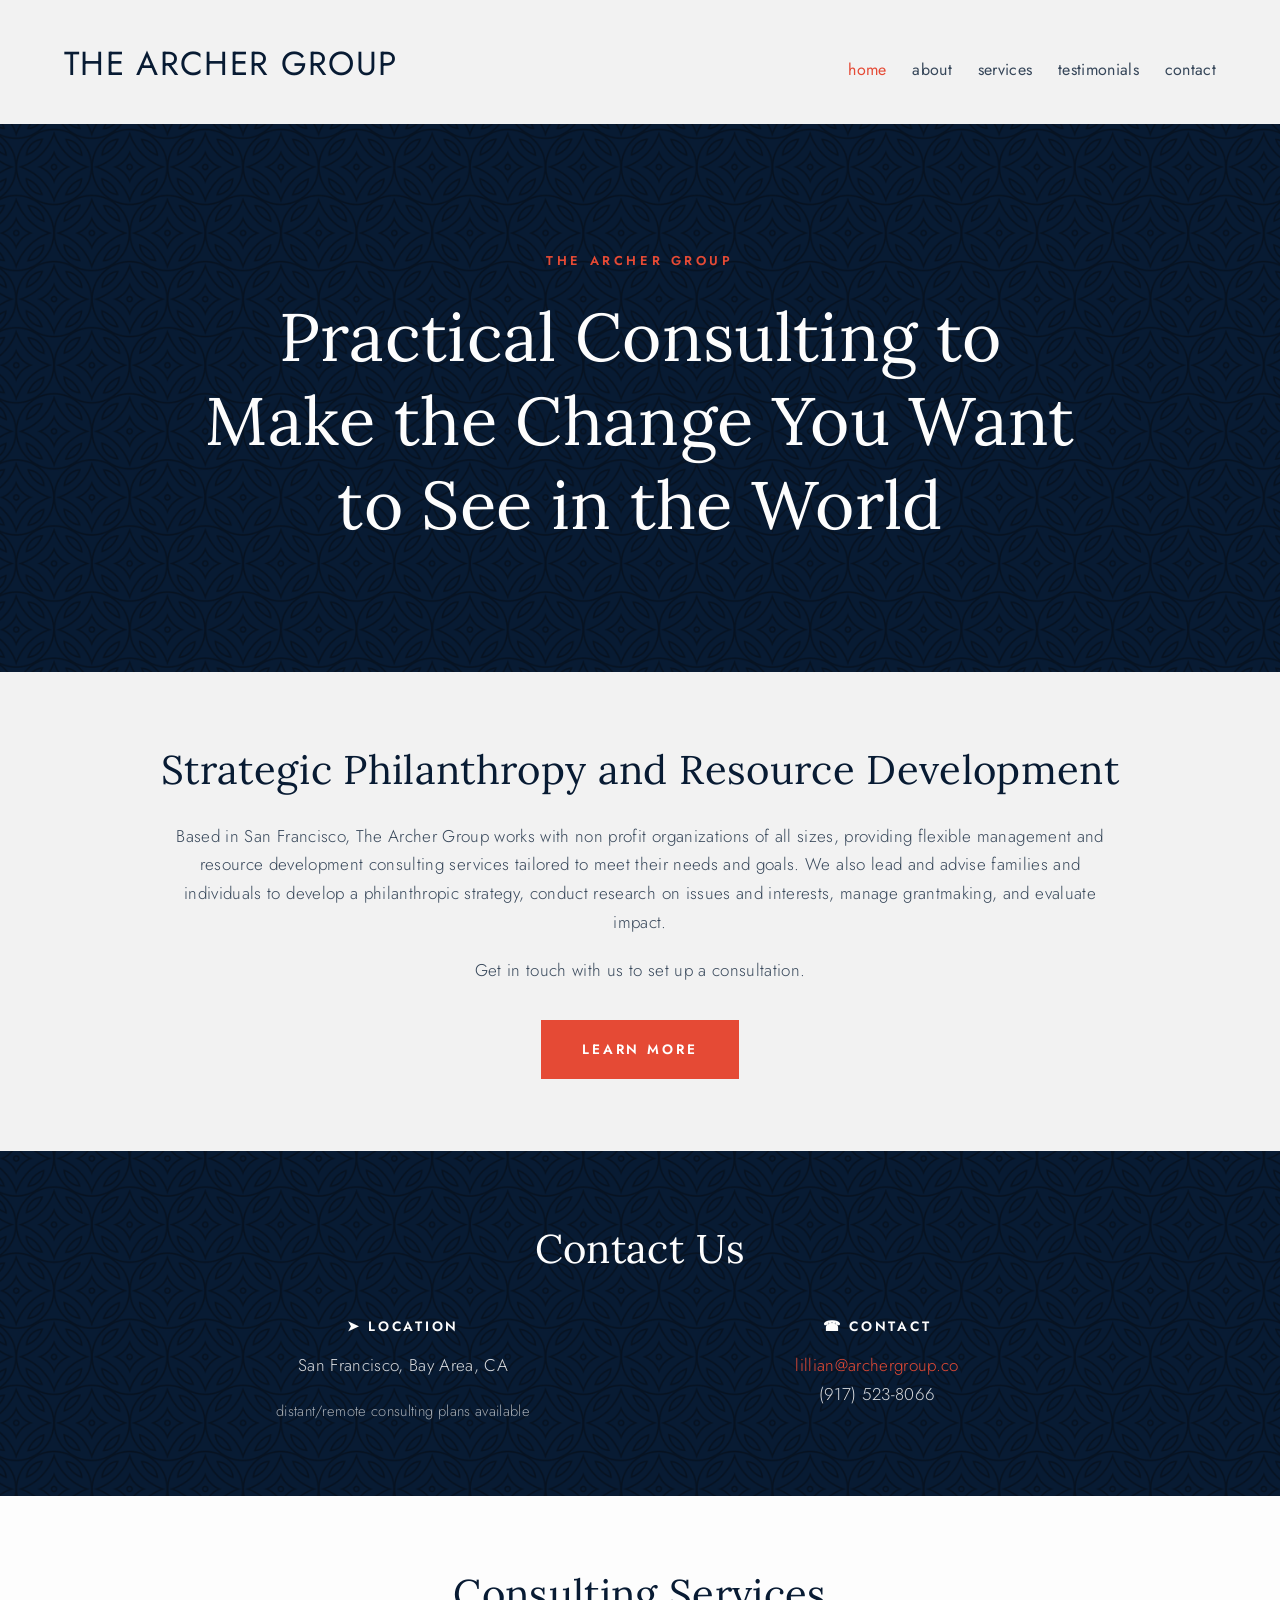
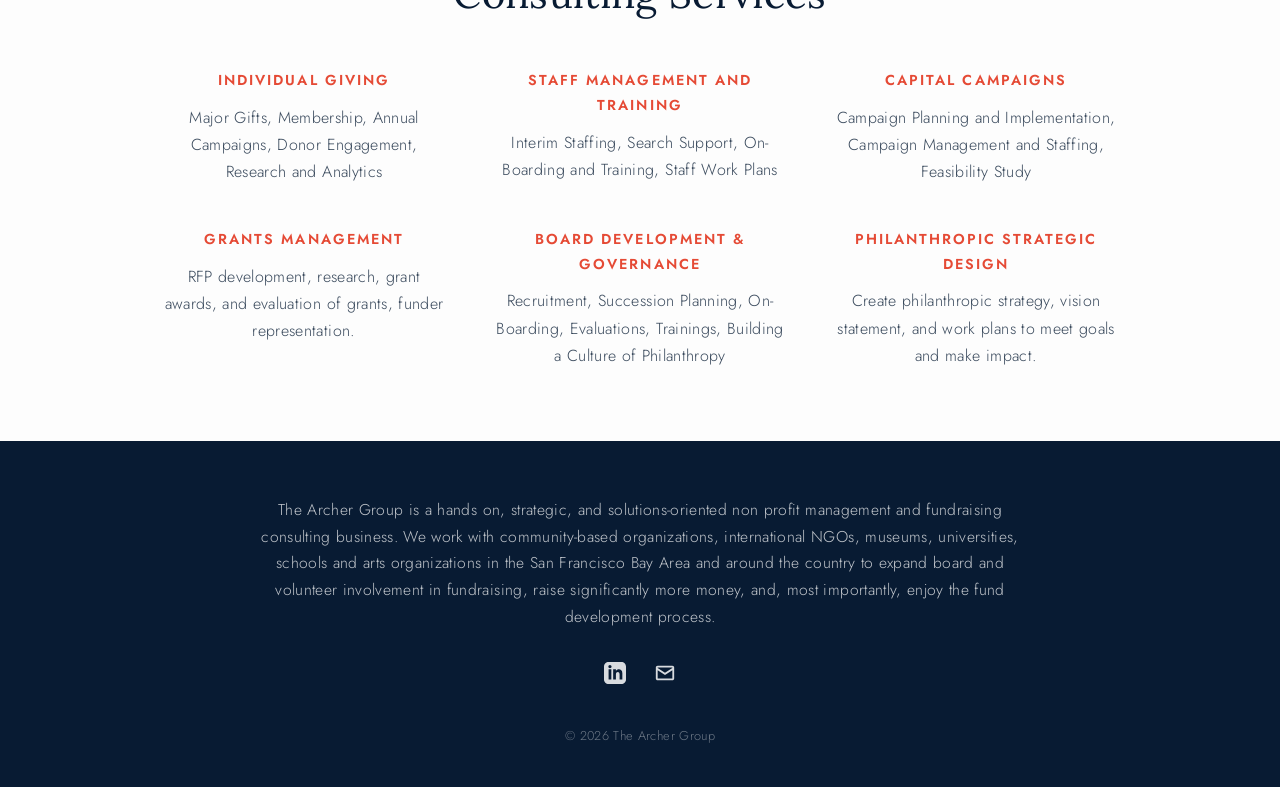
<file: index.html>
<!DOCTYPE html>
<html lang="en">
<head>
  <meta charset="UTF-8">
  <meta name="viewport" content="width=device-width, initial-scale=1.0">
  <title>The Archer Group</title>
  <meta name="description" content="The Archer Group provides practical nonprofit management and fundraising consulting — strategic philanthropy and resource development based in San Francisco.">
  <link rel="preconnect" href="https://fonts.googleapis.com">
  <link rel="preconnect" href="https://fonts.gstatic.com" crossorigin>
  <link href="https://fonts.googleapis.com/css2?family=Jost:wght@300;400;600&family=Lora:ital,wght@0,400;0,500;1,400&display=swap" rel="stylesheet">
  <link rel="stylesheet" href="css/style.css">
</head>
<body>

  <header class="site-header">
    <a class="site-title" href="index.html">The Archer Group</a>
    <nav class="site-nav">
      <a href="index.html" class="active">home</a>
      <a href="about.html">about</a>
      <a href="services.html">services</a>
      <a href="testimonials.html">testimonials</a>
      <a href="contact.html">contact</a>
    </nav>
  </header>

  <main>
    <section class="hero">
      <p class="eyebrow">The Archer Group</p>
      <h1>Practical Consulting to Make the Change You Want to See in the World</h1>
    </section>

    <section class="section">
      <div class="section-inner">
        <h2>Strategic Philanthropy and Resource Development</h2>
        <p>Based in San Francisco, The Archer Group works with non profit organizations of all sizes, providing flexible management and resource development consulting services tailored to meet their needs and goals. We also lead and advise families and individuals to develop a philanthropic strategy, conduct research on issues and interests, manage grantmaking, and evaluate impact.</p>
        <p>Get in touch with us to set up a consultation.</p>
        <a class="btn" href="about.html">Learn More</a>
      </div>
    </section>

    <section class="section section--navy">
      <div class="section-inner">
        <h2>Contact Us</h2>
        <div class="info-columns">
          <div>
            <h3>&#10148; Location</h3>
            <p>San Francisco, Bay Area, CA</p>
            <p class="note">distant/remote consulting plans available</p>
          </div>
          <div>
            <h3>&#9742; Contact</h3>
            <p><a href="mailto:lillian@archergroup.co">lillian@archergroup.co</a><br>(917) 523-8066</p>
          </div>
        </div>
      </div>
    </section>

    <section class="section section--white">
      <div class="section-inner">
        <h2>Consulting Services</h2>
        <div class="services-grid">
          <div>
            <h3>Individual Giving</h3>
            <p>Major Gifts, Membership, Annual Campaigns, Donor Engagement, Research and Analytics</p>
          </div>
          <div>
            <h3>Staff Management and Training</h3>
            <p>Interim Staffing, Search Support, On-Boarding and Training, Staff Work Plans</p>
          </div>
          <div>
            <h3>Capital Campaigns</h3>
            <p>Campaign Planning and Implementation, Campaign Management and Staffing, Feasibility Study</p>
          </div>
          <div>
            <h3>Grants Management</h3>
            <p>RFP development, research, grant awards, and evaluation of grants, funder representation.</p>
          </div>
          <div>
            <h3>Board Development &amp; Governance</h3>
            <p>Recruitment, Succession Planning, On-Boarding, Evaluations, Trainings, Building a Culture of Philanthropy</p>
          </div>
          <div>
            <h3>Philanthropic Strategic Design</h3>
            <p>Create philanthropic strategy, vision statement, and work plans to meet goals and make impact.</p>
          </div>
        </div>
      </div>
    </section>
  </main>

  <footer class="site-footer">
    <p class="mission">The Archer Group is a hands on, strategic, and solutions-oriented non profit management and fundraising consulting business. We work with community-based organizations, international NGOs, museums, universities, schools and arts organizations in the San Francisco Bay Area and around the country to expand board and volunteer involvement in fundraising, raise significantly more money, and, most importantly, enjoy the fund development process.</p>
    <div class="footer-links">
      <a href="https://www.linkedin.com/in/lillianbarcher/" aria-label="LinkedIn" target="_blank" rel="noopener">
        <svg viewBox="0 0 24 24" aria-hidden="true"><path d="M19 0h-14c-2.76 0-5 2.24-5 5v14c0 2.76 2.24 5 5 5h14c2.76 0 5-2.24 5-5v-14c0-2.76-2.24-5-5-5zm-11 19h-3v-11h3v11zm-1.5-12.27c-.97 0-1.75-.79-1.75-1.76s.78-1.76 1.75-1.76 1.75.79 1.75 1.76-.78 1.76-1.75 1.76zm13.5 12.27h-3v-5.6c0-3.37-4-3.11-4 0v5.6h-3v-11h3v1.77c1.4-2.59 7-2.78 7 2.48v6.75z"/></svg>
      </a>
      <a href="mailto:lillian@archergroup.co" aria-label="Email">
        <svg viewBox="0 0 24 24" aria-hidden="true"><path d="M20 4H4c-1.1 0-2 .9-2 2v12c0 1.1.9 2 2 2h16c1.1 0 2-.9 2-2V6c0-1.1-.9-2-2-2zm0 2v.51l-8 5.33-8-5.33V6h16zM4 18V8.92l8 5.33 8-5.33V18H4z"/></svg>
      </a>
    </div>
    <p class="copyright">&copy; 2026 The Archer Group</p>
  </footer>

</body>
</html>
</file>
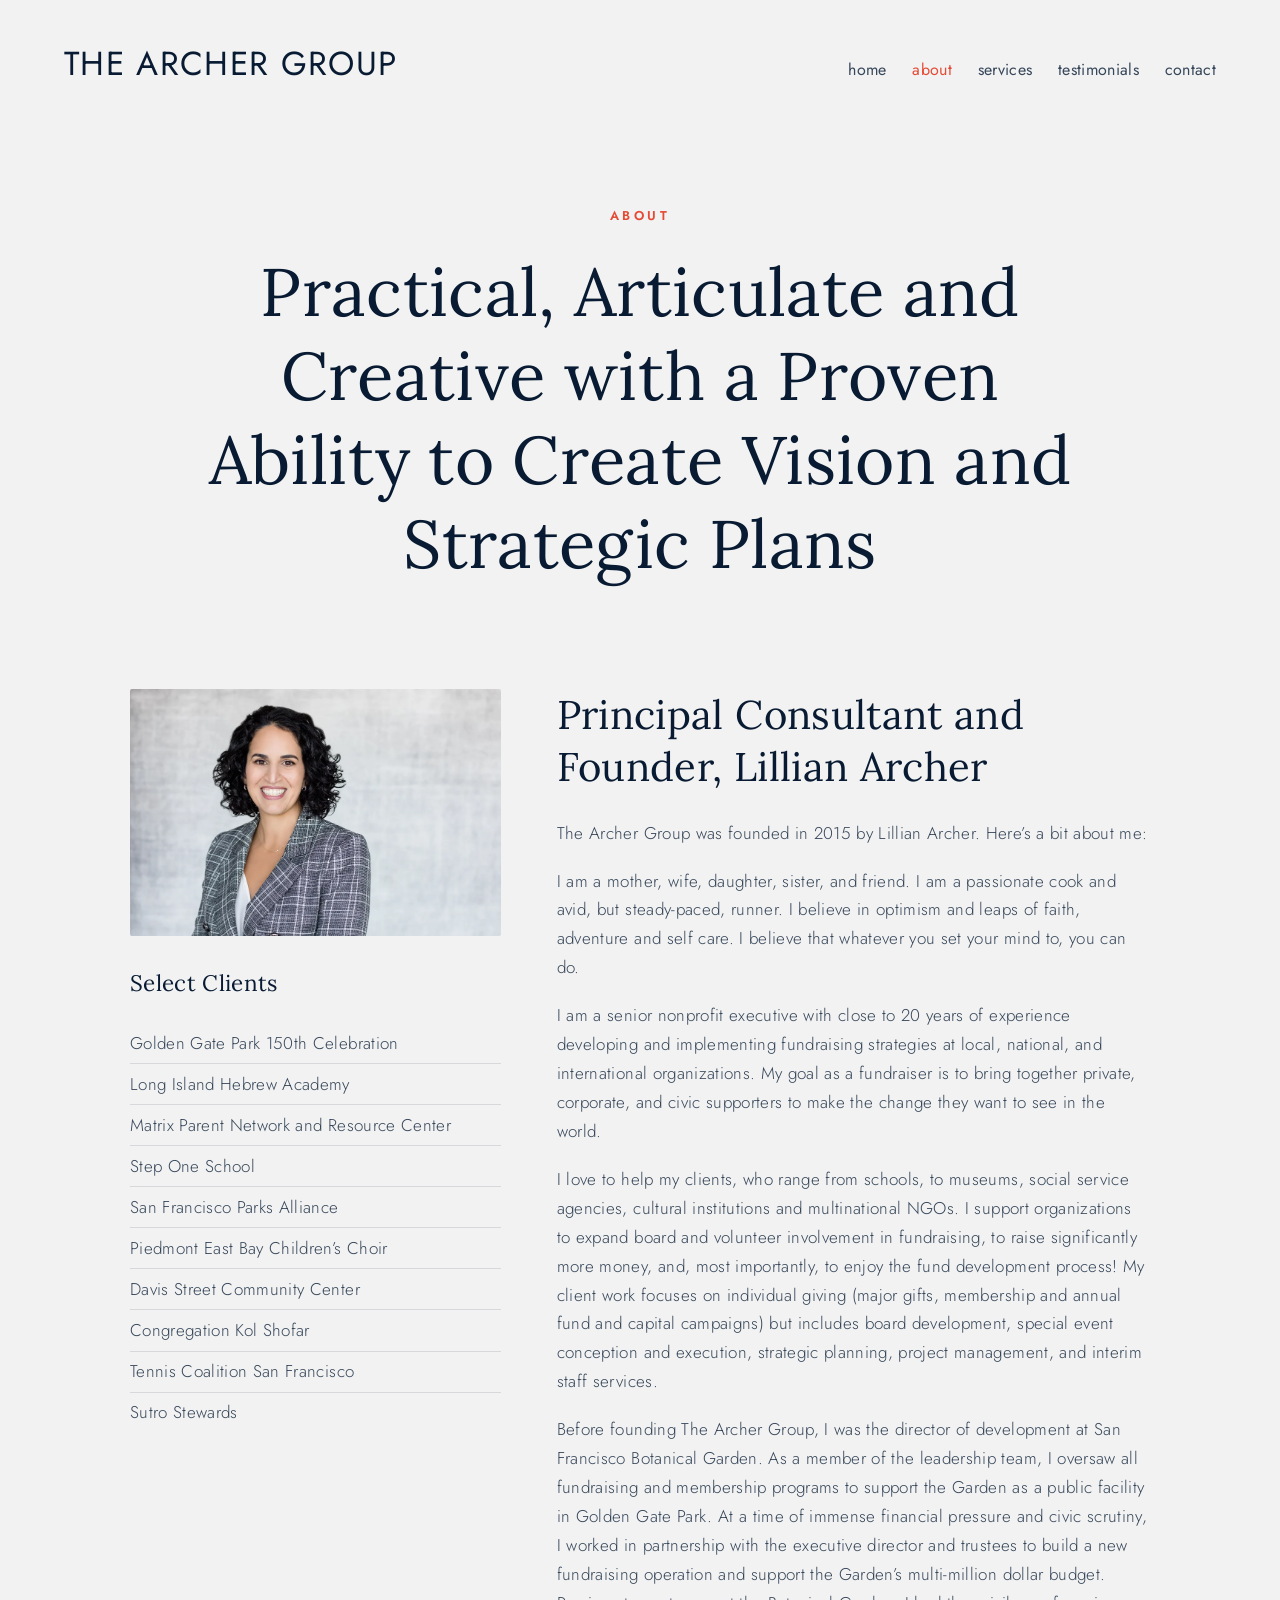
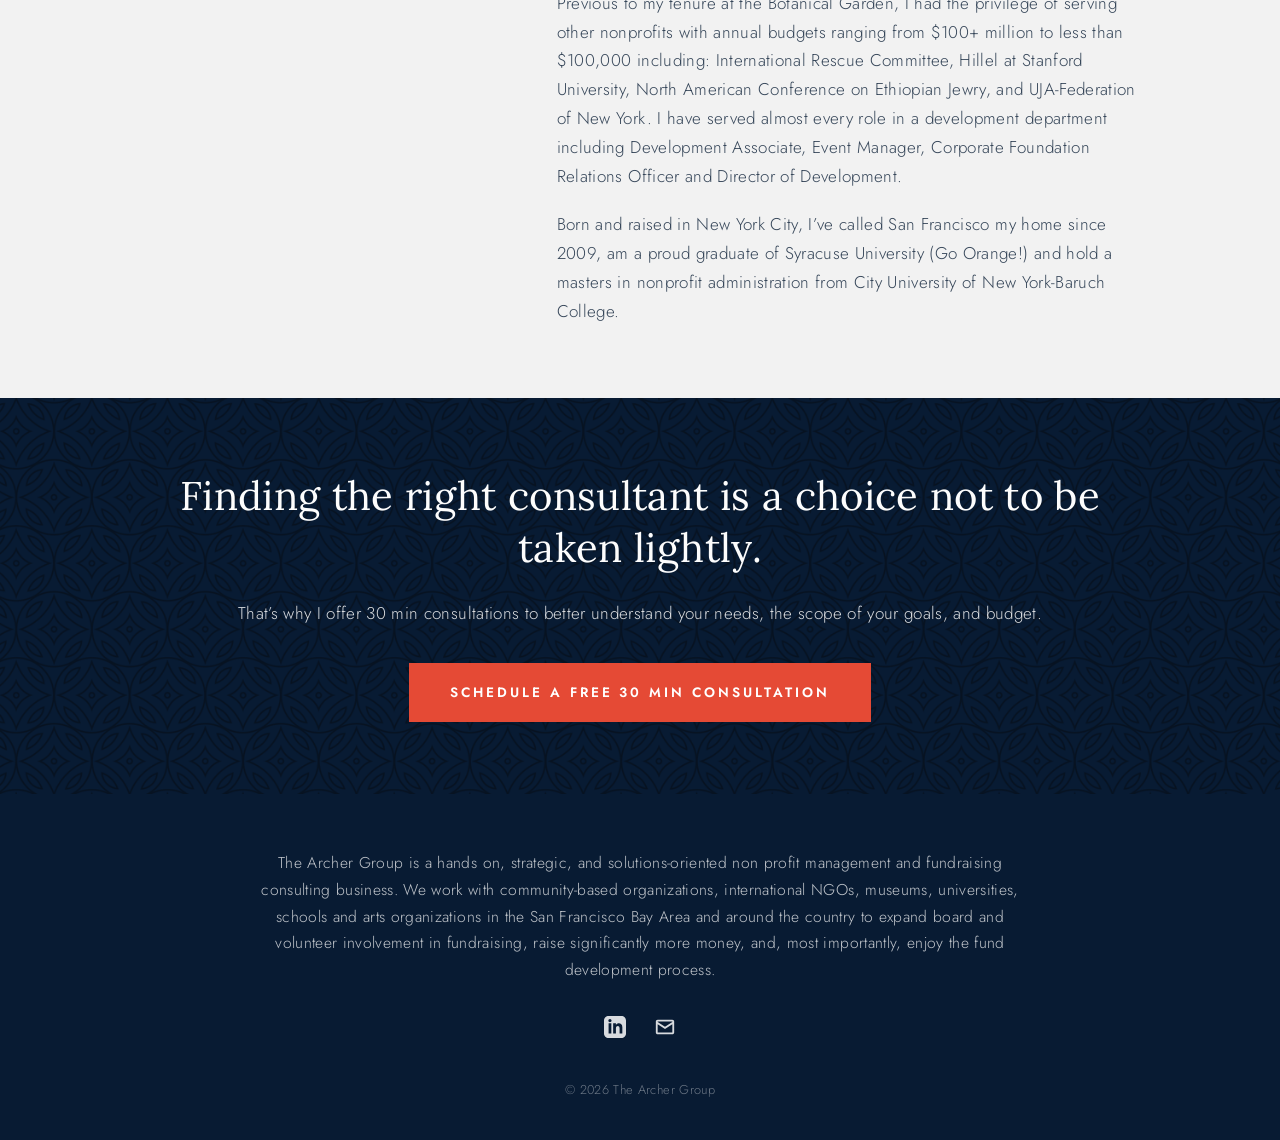
<file: about.html>
<!DOCTYPE html>
<html lang="en">
<head>
  <meta charset="UTF-8">
  <meta name="viewport" content="width=device-width, initial-scale=1.0">
  <title>About — The Archer Group</title>
  <meta name="description" content="About The Archer Group and founder Lillian Archer — a senior nonprofit executive with close to 20 years of fundraising experience.">
  <link rel="preconnect" href="https://fonts.googleapis.com">
  <link rel="preconnect" href="https://fonts.gstatic.com" crossorigin>
  <link href="https://fonts.googleapis.com/css2?family=Jost:wght@300;400;600&family=Lora:ital,wght@0,400;0,500;1,400&display=swap" rel="stylesheet">
  <link rel="stylesheet" href="css/style.css">
</head>
<body>

  <header class="site-header">
    <a class="site-title" href="index.html">The Archer Group</a>
    <nav class="site-nav">
      <a href="index.html">home</a>
      <a href="about.html" class="active">about</a>
      <a href="services.html">services</a>
      <a href="testimonials.html">testimonials</a>
      <a href="contact.html">contact</a>
    </nav>
  </header>

  <main>
    <section class="hero hero--page">
      <p class="eyebrow">About</p>
      <h1>Practical, Articulate and Creative with a Proven Ability to Create Vision and Strategic Plans</h1>
    </section>

    <section class="section">
      <div class="about-grid">
        <div>
          <div class="headshot">
            <img src="assets/lillian.jpg" alt="Lillian Archer, Principal Consultant and Founder of The Archer Group">
          </div>
          <h2 style="margin-top:2rem; font-size:1.4rem;">Select Clients</h2>
          <ul class="client-list">
            <li>Golden Gate Park 150th Celebration</li>
            <li>Long Island Hebrew Academy</li>
            <li>Matrix Parent Network and Resource Center</li>
            <li>Step One School</li>
            <li>San Francisco Parks Alliance</li>
            <li>Piedmont East Bay Children&rsquo;s Choir</li>
            <li>Davis Street Community Center</li>
            <li>Congregation Kol Shofar</li>
            <li>Tennis Coalition San Francisco</li>
            <li>Sutro Stewards</li>
          </ul>
        </div>
        <div class="section-inner--left">
          <h2>Principal Consultant and Founder, Lillian Archer</h2>
          <p>The Archer Group was founded in 2015 by Lillian Archer. Here&rsquo;s a bit about me:</p>
          <p>I am a mother, wife, daughter, sister, and friend. I am a passionate cook and avid, but steady-paced, runner. I believe in optimism and leaps of faith, adventure and self care. I believe that whatever you set your mind to, you can do.</p>
          <p>I am a senior nonprofit executive with close to 20 years of experience developing and implementing fundraising strategies at local, national, and international organizations. My goal as a fundraiser is to bring together private, corporate, and civic supporters to make the change they want to see in the world.</p>
          <p>I love to help my clients, who range from schools, to museums, social service agencies, cultural institutions and multinational NGOs. I support organizations to expand board and volunteer involvement in fundraising, to raise significantly more money, and, most importantly, to enjoy the fund development process! My client work focuses on individual giving (major gifts, membership and annual fund and capital campaigns) but includes board development, special event conception and execution, strategic planning, project management, and interim staff services.</p>
          <p>Before founding The Archer Group, I was the director of development at San Francisco Botanical Garden. As a member of the leadership team, I oversaw all fundraising and membership programs to support the Garden as a public facility in Golden Gate Park. At a time of immense financial pressure and civic scrutiny, I worked in partnership with the executive director and trustees to build a new fundraising operation and support the Garden&rsquo;s multi-million dollar budget. Previous to my tenure at the Botanical Garden, I had the privilege of serving other nonprofits with annual budgets ranging from $100+ million to less than $100,000 including: International Rescue Committee, Hillel at Stanford University, North American Conference on Ethiopian Jewry, and UJA-Federation of New York. I have served almost every role in a development department including Development Associate, Event Manager, Corporate Foundation Relations Officer and Director of Development.</p>
          <p>Born and raised in New York City, I&rsquo;ve called San Francisco my home since 2009, am a proud graduate of Syracuse University (Go Orange!) and hold a masters in nonprofit administration from City University of New York-Baruch College.</p>
        </div>
      </div>
    </section>

    <section class="section section--navy">
      <div class="section-inner">
        <h2>Finding the right consultant is a choice not to be taken lightly.</h2>
        <p>That&rsquo;s why I offer 30 min consultations to better understand your needs, the scope of your goals, and budget.</p>
        <a class="btn" href="https://calendly.com/lillianarcher/30-minute-phone-call" target="_blank" rel="noopener">Schedule a Free 30 Min Consultation</a>
      </div>
    </section>
  </main>

  <footer class="site-footer">
    <p class="mission">The Archer Group is a hands on, strategic, and solutions-oriented non profit management and fundraising consulting business. We work with community-based organizations, international NGOs, museums, universities, schools and arts organizations in the San Francisco Bay Area and around the country to expand board and volunteer involvement in fundraising, raise significantly more money, and, most importantly, enjoy the fund development process.</p>
    <div class="footer-links">
      <a href="https://www.linkedin.com/in/lillianbarcher/" aria-label="LinkedIn" target="_blank" rel="noopener">
        <svg viewBox="0 0 24 24" aria-hidden="true"><path d="M19 0h-14c-2.76 0-5 2.24-5 5v14c0 2.76 2.24 5 5 5h14c2.76 0 5-2.24 5-5v-14c0-2.76-2.24-5-5-5zm-11 19h-3v-11h3v11zm-1.5-12.27c-.97 0-1.75-.79-1.75-1.76s.78-1.76 1.75-1.76 1.75.79 1.75 1.76-.78 1.76-1.75 1.76zm13.5 12.27h-3v-5.6c0-3.37-4-3.11-4 0v5.6h-3v-11h3v1.77c1.4-2.59 7-2.78 7 2.48v6.75z"/></svg>
      </a>
      <a href="mailto:lillian@archergroup.co" aria-label="Email">
        <svg viewBox="0 0 24 24" aria-hidden="true"><path d="M20 4H4c-1.1 0-2 .9-2 2v12c0 1.1.9 2 2 2h16c1.1 0 2-.9 2-2V6c0-1.1-.9-2-2-2zm0 2v.51l-8 5.33-8-5.33V6h16zM4 18V8.92l8 5.33 8-5.33V18H4z"/></svg>
      </a>
    </div>
    <p class="copyright">&copy; 2026 The Archer Group</p>
  </footer>

</body>
</html>
</file>
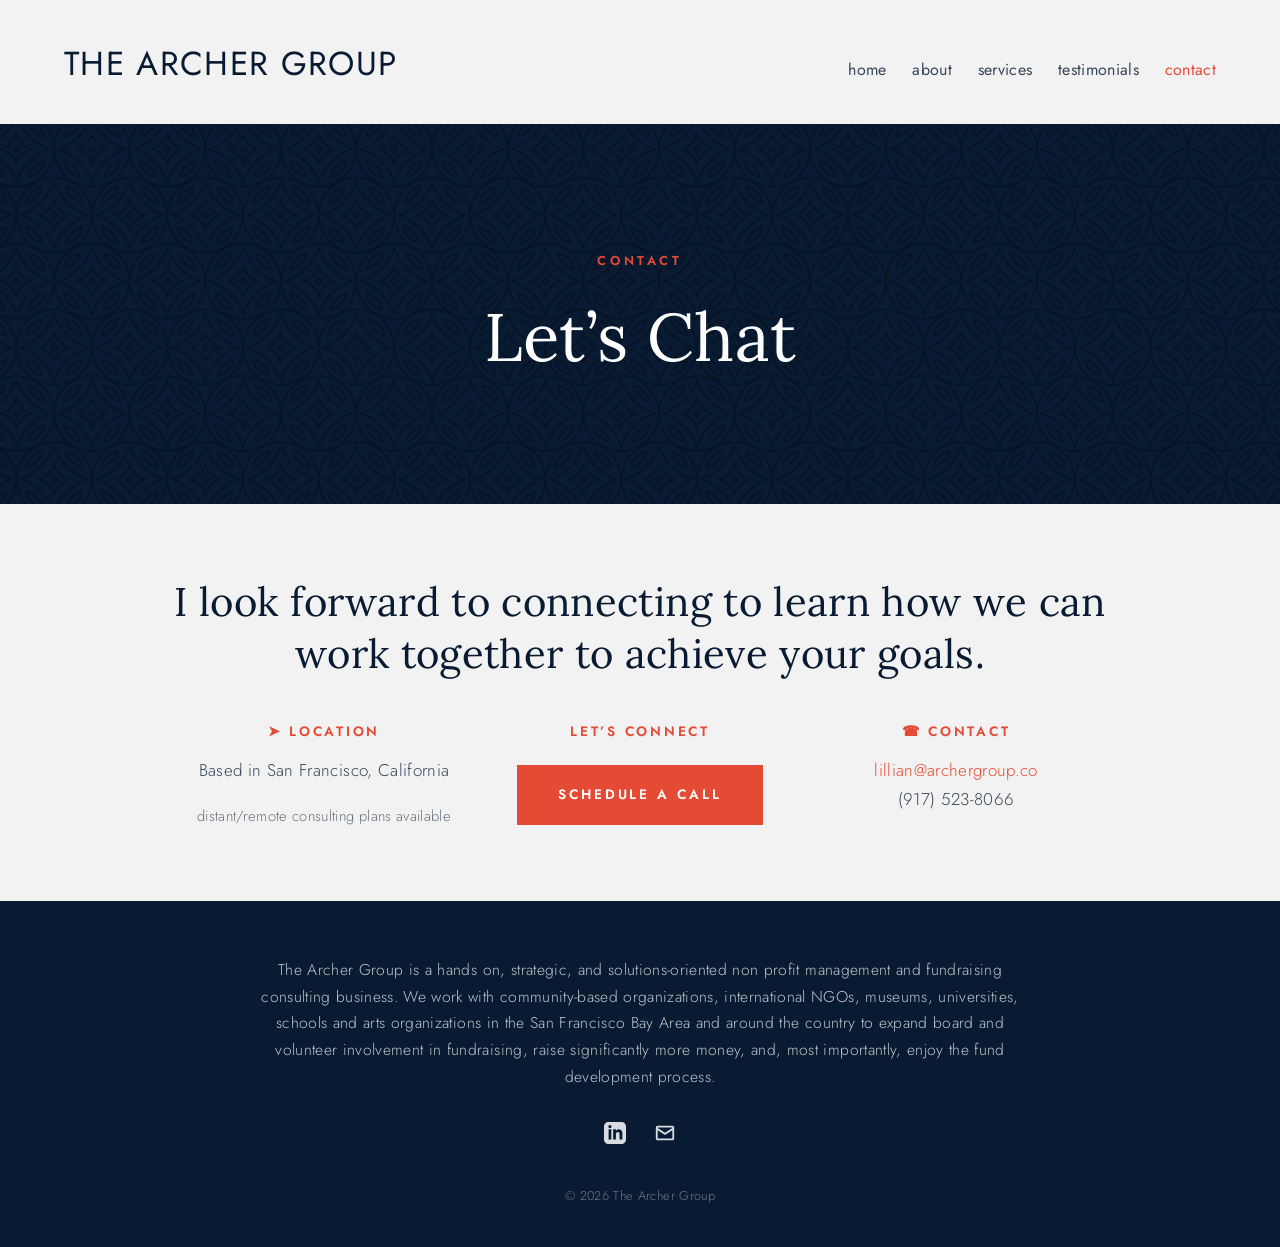
<file: contact.html>
<!DOCTYPE html>
<html lang="en">
<head>
  <meta charset="UTF-8">
  <meta name="viewport" content="width=device-width, initial-scale=1.0">
  <title>Let&rsquo;s Chat — The Archer Group</title>
  <meta name="description" content="Contact The Archer Group — based in San Francisco, with remote consulting plans available.">
  <link rel="preconnect" href="https://fonts.googleapis.com">
  <link rel="preconnect" href="https://fonts.gstatic.com" crossorigin>
  <link href="https://fonts.googleapis.com/css2?family=Jost:wght@300;400;600&family=Lora:ital,wght@0,400;0,500;1,400&display=swap" rel="stylesheet">
  <link rel="stylesheet" href="css/style.css">
</head>
<body>

  <header class="site-header">
    <a class="site-title" href="index.html">The Archer Group</a>
    <nav class="site-nav">
      <a href="index.html">home</a>
      <a href="about.html">about</a>
      <a href="services.html">services</a>
      <a href="testimonials.html">testimonials</a>
      <a href="contact.html" class="active">contact</a>
    </nav>
  </header>

  <main>
    <section class="hero">
      <p class="eyebrow">Contact</p>
      <h1>Let&rsquo;s Chat</h1>
    </section>

    <section class="section">
      <div class="section-inner">
        <h2>I look forward to connecting to learn how we can work together to achieve your goals.</h2>
        <div class="info-columns">
          <div>
            <h3>&#10148; Location</h3>
            <p>Based in San Francisco, California</p>
            <p class="note">distant/remote consulting plans available</p>
          </div>
          <div>
            <h3>Let&rsquo;s Connect</h3>
            <a class="btn" style="margin-top:0.6rem;" href="https://calendly.com/lillianarcher/30-minute-phone-call" target="_blank" rel="noopener">Schedule a Call</a>
          </div>
          <div>
            <h3>&#9742; Contact</h3>
            <p><a href="mailto:lillian@archergroup.co">lillian@archergroup.co</a><br>(917) 523-8066</p>
          </div>
        </div>
      </div>
    </section>
  </main>

  <footer class="site-footer">
    <p class="mission">The Archer Group is a hands on, strategic, and solutions-oriented non profit management and fundraising consulting business. We work with community-based organizations, international NGOs, museums, universities, schools and arts organizations in the San Francisco Bay Area and around the country to expand board and volunteer involvement in fundraising, raise significantly more money, and, most importantly, enjoy the fund development process.</p>
    <div class="footer-links">
      <a href="https://www.linkedin.com/in/lillianbarcher/" aria-label="LinkedIn" target="_blank" rel="noopener">
        <svg viewBox="0 0 24 24" aria-hidden="true"><path d="M19 0h-14c-2.76 0-5 2.24-5 5v14c0 2.76 2.24 5 5 5h14c2.76 0 5-2.24 5-5v-14c0-2.76-2.24-5-5-5zm-11 19h-3v-11h3v11zm-1.5-12.27c-.97 0-1.75-.79-1.75-1.76s.78-1.76 1.75-1.76 1.75.79 1.75 1.76-.78 1.76-1.75 1.76zm13.5 12.27h-3v-5.6c0-3.37-4-3.11-4 0v5.6h-3v-11h3v1.77c1.4-2.59 7-2.78 7 2.48v6.75z"/></svg>
      </a>
      <a href="mailto:lillian@archergroup.co" aria-label="Email">
        <svg viewBox="0 0 24 24" aria-hidden="true"><path d="M20 4H4c-1.1 0-2 .9-2 2v12c0 1.1.9 2 2 2h16c1.1 0 2-.9 2-2V6c0-1.1-.9-2-2-2zm0 2v.51l-8 5.33-8-5.33V6h16zM4 18V8.92l8 5.33 8-5.33V18H4z"/></svg>
      </a>
    </div>
    <p class="copyright">&copy; 2026 The Archer Group</p>
  </footer>

</body>
</html>
</file>
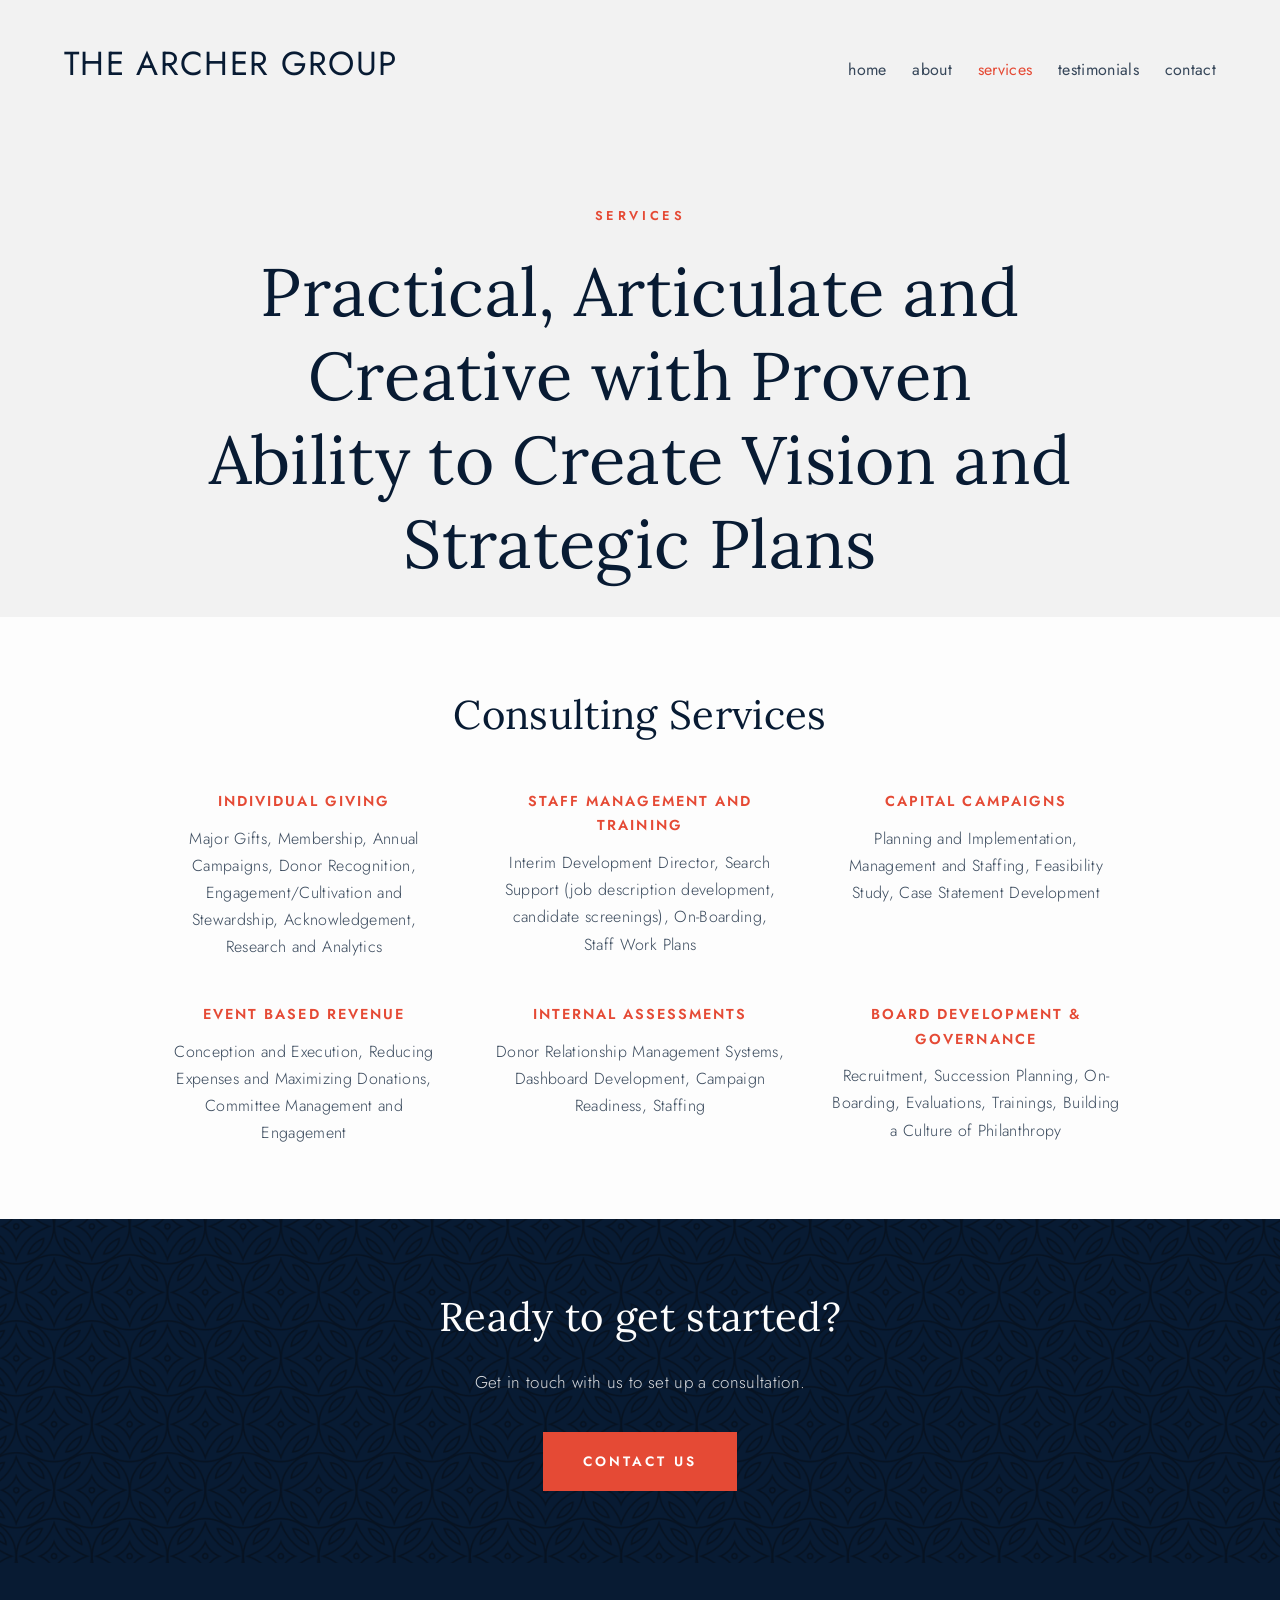
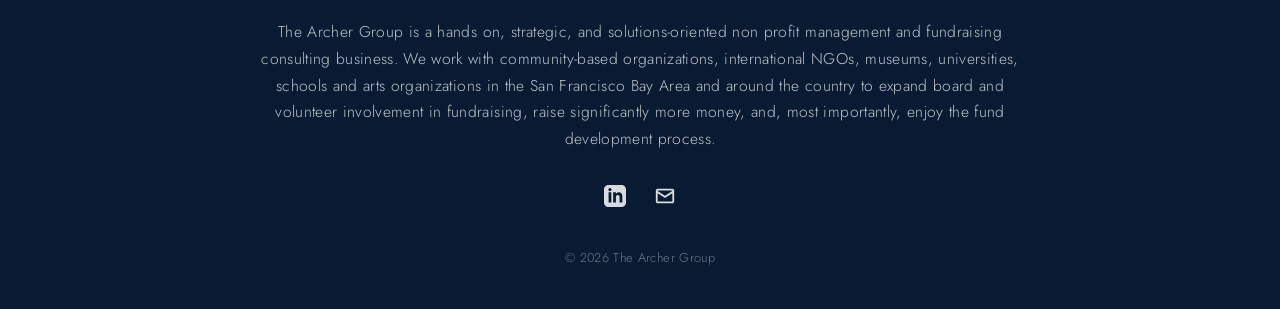
<file: services.html>
<!DOCTYPE html>
<html lang="en">
<head>
  <meta charset="UTF-8">
  <meta name="viewport" content="width=device-width, initial-scale=1.0">
  <title>Services — The Archer Group</title>
  <meta name="description" content="Consulting services from The Archer Group: individual giving, capital campaigns, board development, staff training, internal assessments, and event-based revenue.">
  <link rel="preconnect" href="https://fonts.googleapis.com">
  <link rel="preconnect" href="https://fonts.gstatic.com" crossorigin>
  <link href="https://fonts.googleapis.com/css2?family=Jost:wght@300;400;600&family=Lora:ital,wght@0,400;0,500;1,400&display=swap" rel="stylesheet">
  <link rel="stylesheet" href="css/style.css">
</head>
<body>

  <header class="site-header">
    <a class="site-title" href="index.html">The Archer Group</a>
    <nav class="site-nav">
      <a href="index.html">home</a>
      <a href="about.html">about</a>
      <a href="services.html" class="active">services</a>
      <a href="testimonials.html">testimonials</a>
      <a href="contact.html">contact</a>
    </nav>
  </header>

  <main>
    <section class="hero hero--page">
      <p class="eyebrow">Services</p>
      <h1>Practical, Articulate and Creative with Proven Ability to Create Vision and Strategic Plans</h1>
    </section>

    <section class="section section--white">
      <div class="section-inner">
        <h2>Consulting Services</h2>
        <div class="services-grid">
          <div>
            <h3>Individual Giving</h3>
            <p>Major Gifts, Membership, Annual Campaigns, Donor Recognition, Engagement/Cultivation and Stewardship, Acknowledgement, Research and Analytics</p>
          </div>
          <div>
            <h3>Staff Management and Training</h3>
            <p>Interim Development Director, Search Support (job description development, candidate screenings), On-Boarding, Staff Work Plans</p>
          </div>
          <div>
            <h3>Capital Campaigns</h3>
            <p>Planning and Implementation, Management and Staffing, Feasibility Study, Case Statement Development</p>
          </div>
          <div>
            <h3>Event Based Revenue</h3>
            <p>Conception and Execution, Reducing Expenses and Maximizing Donations, Committee Management and Engagement</p>
          </div>
          <div>
            <h3>Internal Assessments</h3>
            <p>Donor Relationship Management Systems, Dashboard Development, Campaign Readiness, Staffing</p>
          </div>
          <div>
            <h3>Board Development &amp; Governance</h3>
            <p>Recruitment, Succession Planning, On-Boarding, Evaluations, Trainings, Building a Culture of Philanthropy</p>
          </div>
        </div>
      </div>
    </section>

    <section class="section section--navy">
      <div class="section-inner">
        <h2>Ready to get started?</h2>
        <p>Get in touch with us to set up a consultation.</p>
        <a class="btn" href="contact.html">Contact Us</a>
      </div>
    </section>
  </main>

  <footer class="site-footer">
    <p class="mission">The Archer Group is a hands on, strategic, and solutions-oriented non profit management and fundraising consulting business. We work with community-based organizations, international NGOs, museums, universities, schools and arts organizations in the San Francisco Bay Area and around the country to expand board and volunteer involvement in fundraising, raise significantly more money, and, most importantly, enjoy the fund development process.</p>
    <div class="footer-links">
      <a href="https://www.linkedin.com/in/lillianbarcher/" aria-label="LinkedIn" target="_blank" rel="noopener">
        <svg viewBox="0 0 24 24" aria-hidden="true"><path d="M19 0h-14c-2.76 0-5 2.24-5 5v14c0 2.76 2.24 5 5 5h14c2.76 0 5-2.24 5-5v-14c0-2.76-2.24-5-5-5zm-11 19h-3v-11h3v11zm-1.5-12.27c-.97 0-1.75-.79-1.75-1.76s.78-1.76 1.75-1.76 1.75.79 1.75 1.76-.78 1.76-1.75 1.76zm13.5 12.27h-3v-5.6c0-3.37-4-3.11-4 0v5.6h-3v-11h3v1.77c1.4-2.59 7-2.78 7 2.48v6.75z"/></svg>
      </a>
      <a href="mailto:lillian@archergroup.co" aria-label="Email">
        <svg viewBox="0 0 24 24" aria-hidden="true"><path d="M20 4H4c-1.1 0-2 .9-2 2v12c0 1.1.9 2 2 2h16c1.1 0 2-.9 2-2V6c0-1.1-.9-2-2-2zm0 2v.51l-8 5.33-8-5.33V6h16zM4 18V8.92l8 5.33 8-5.33V18H4z"/></svg>
      </a>
    </div>
    <p class="copyright">&copy; 2026 The Archer Group</p>
  </footer>

</body>
</html>
</file>
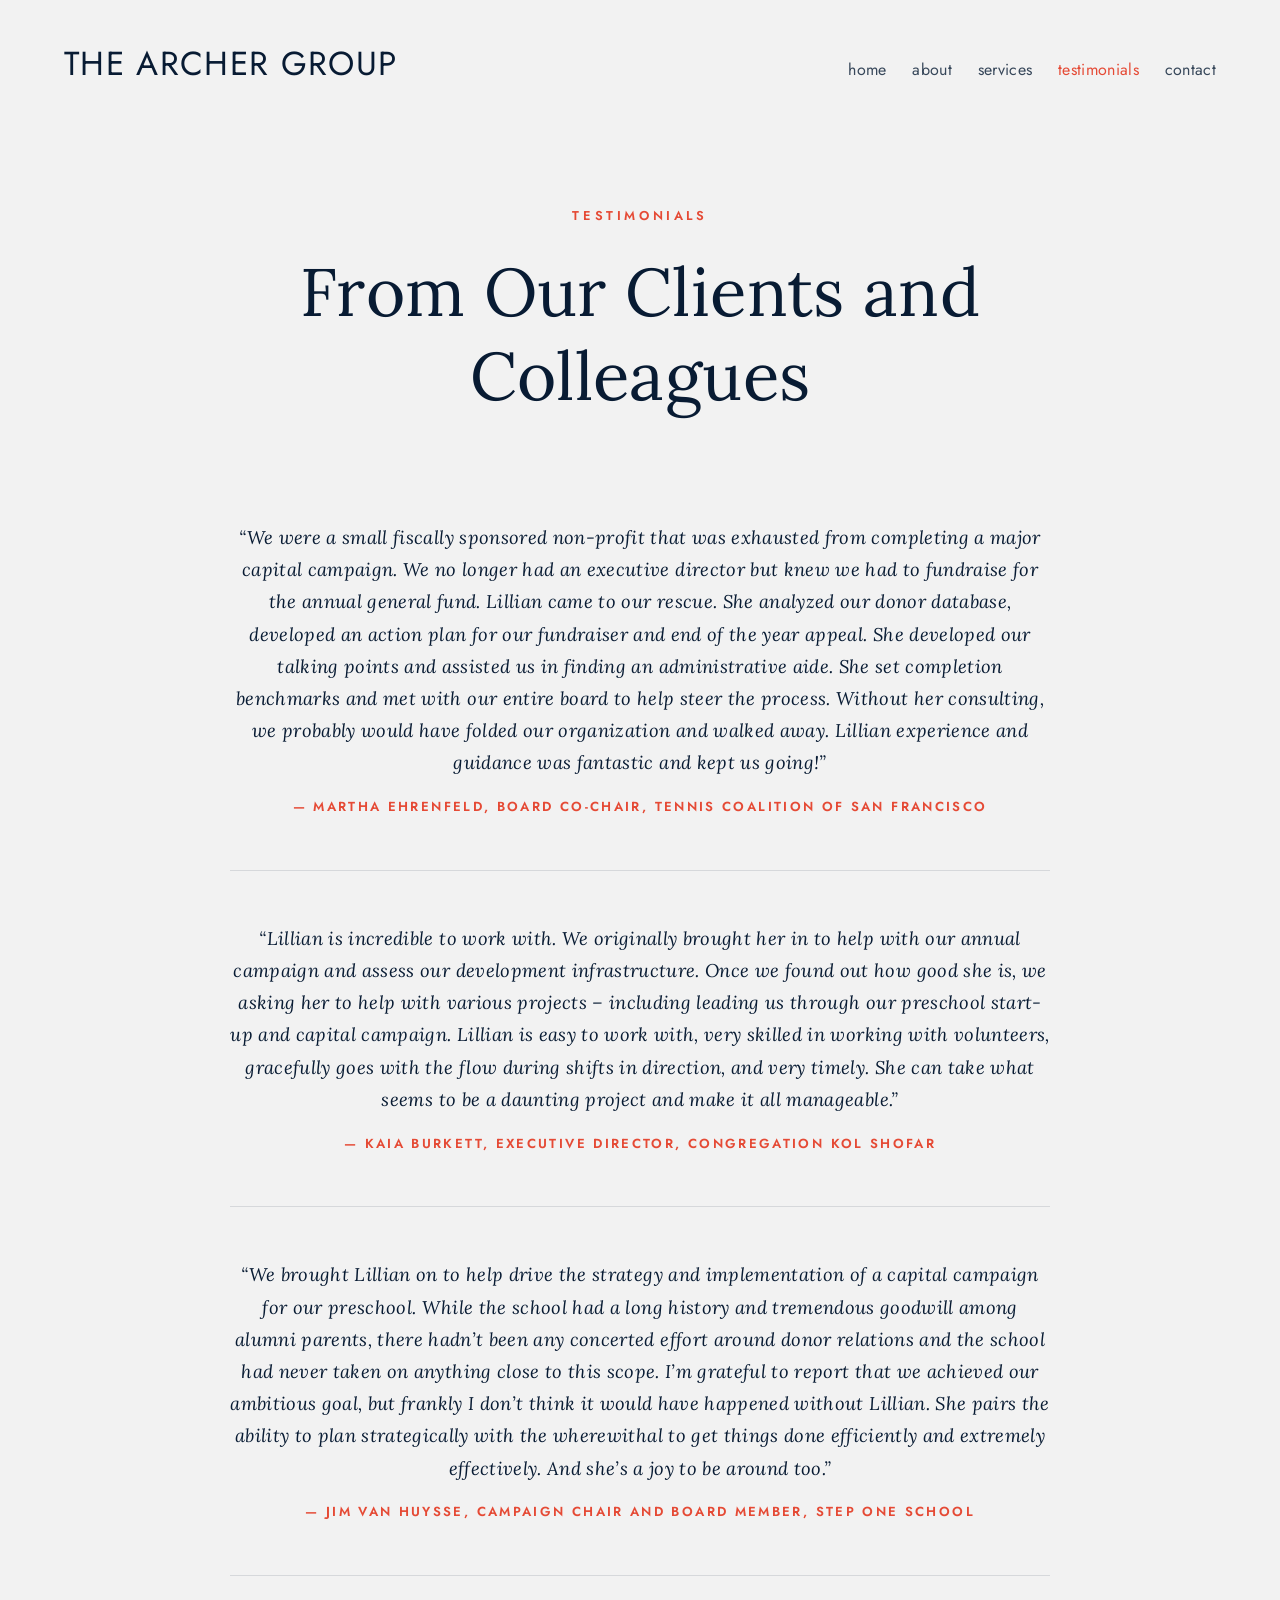
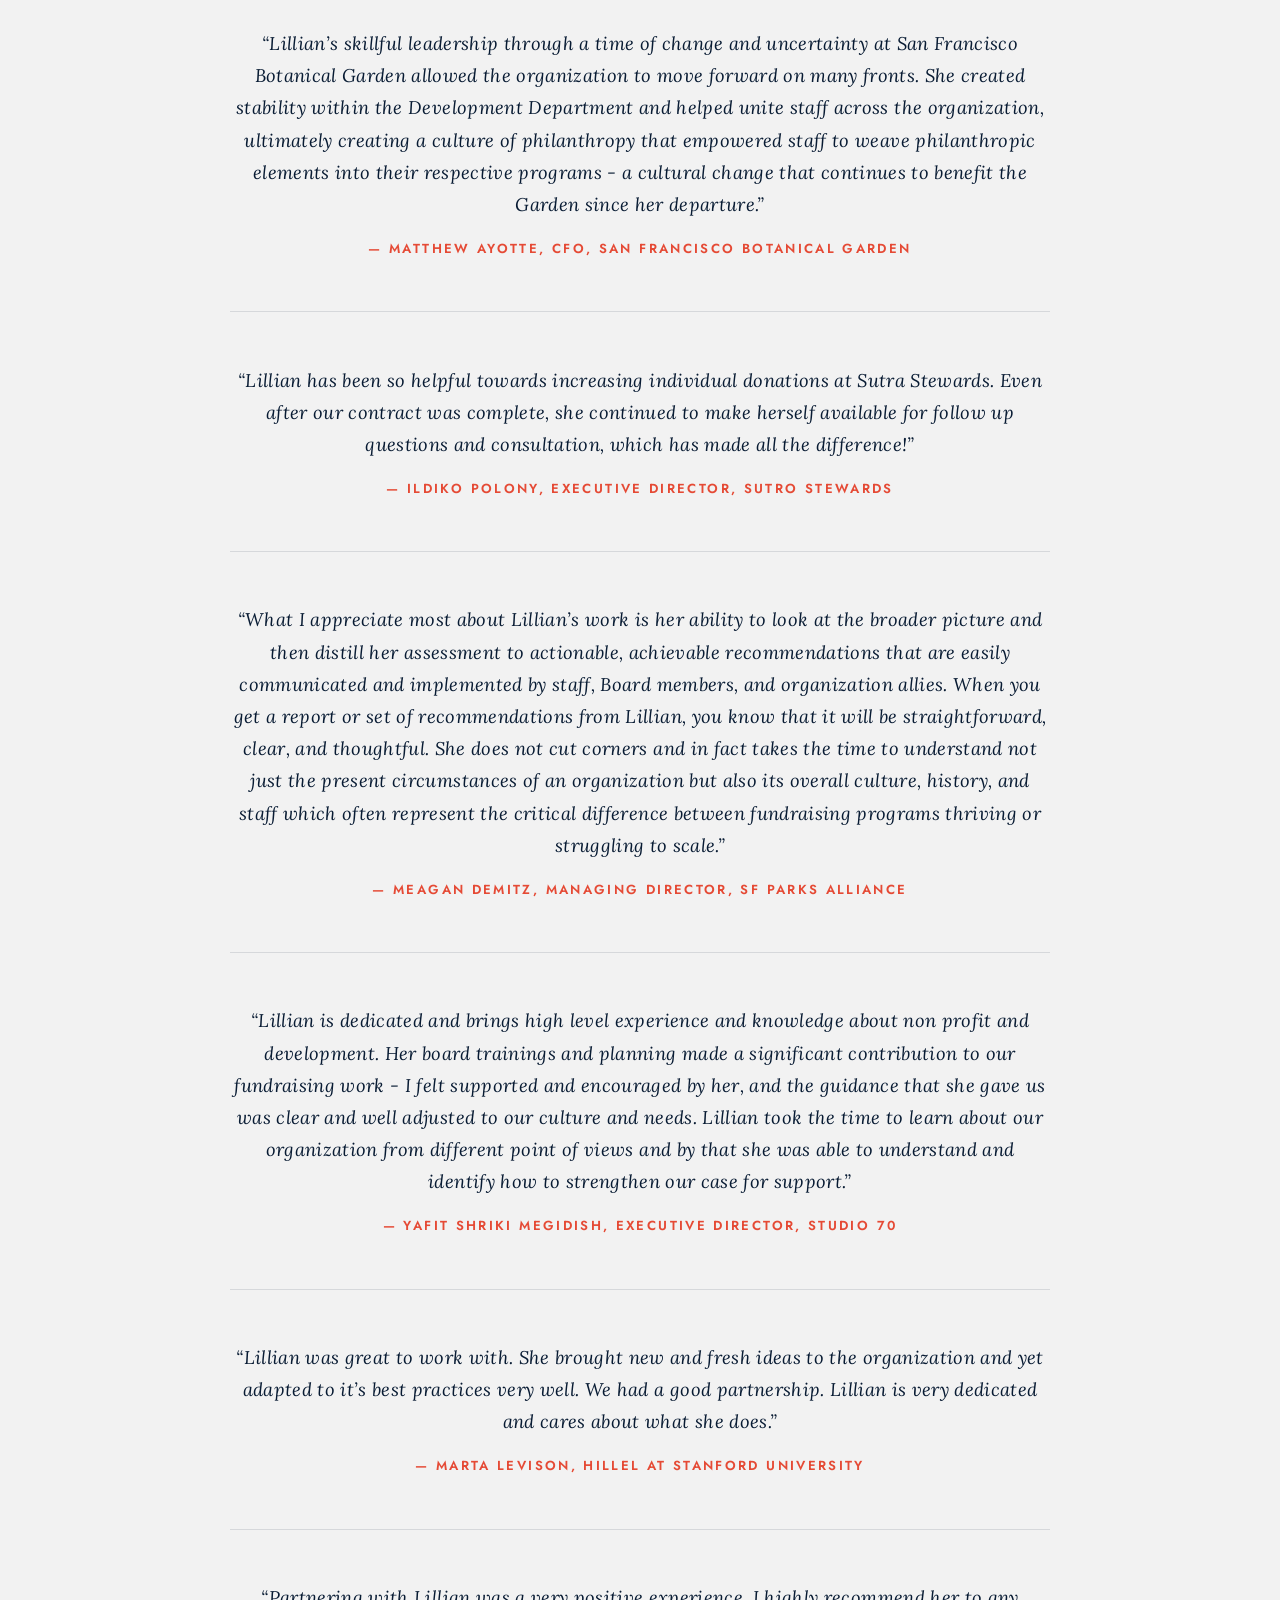
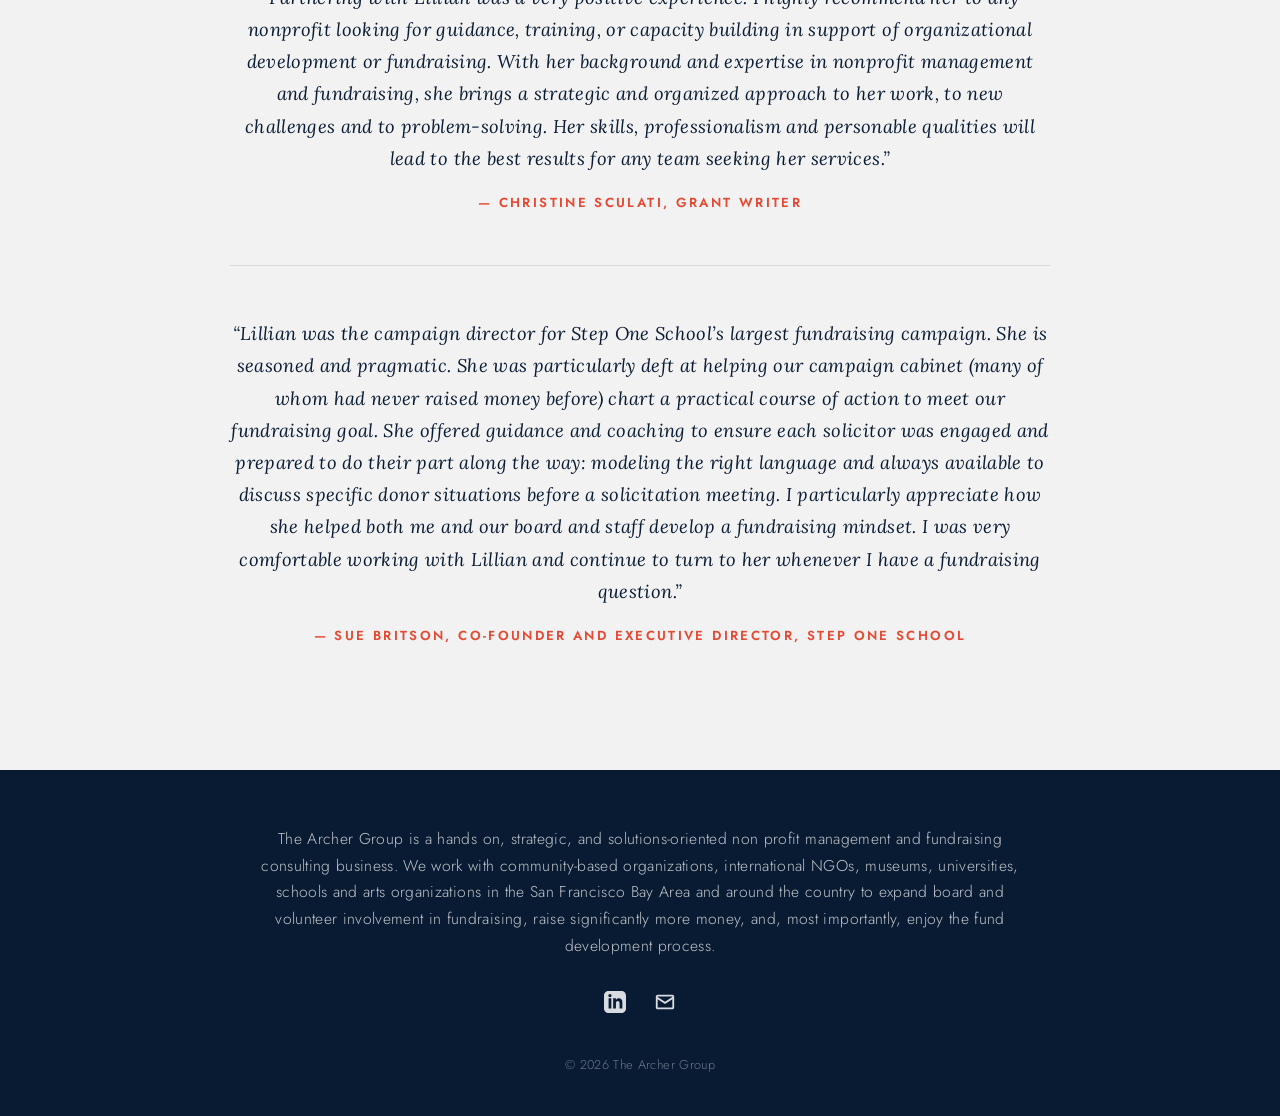
<file: testimonials.html>
<!DOCTYPE html>
<html lang="en">
<head>
  <meta charset="UTF-8">
  <meta name="viewport" content="width=device-width, initial-scale=1.0">
  <title>Testimonials — The Archer Group</title>
  <meta name="description" content="What clients and colleagues say about working with Lillian Archer and The Archer Group.">
  <link rel="preconnect" href="https://fonts.googleapis.com">
  <link rel="preconnect" href="https://fonts.gstatic.com" crossorigin>
  <link href="https://fonts.googleapis.com/css2?family=Jost:wght@300;400;600&family=Lora:ital,wght@0,400;0,500;1,400&display=swap" rel="stylesheet">
  <link rel="stylesheet" href="css/style.css">
</head>
<body>

  <header class="site-header">
    <a class="site-title" href="index.html">The Archer Group</a>
    <nav class="site-nav">
      <a href="index.html">home</a>
      <a href="about.html">about</a>
      <a href="services.html">services</a>
      <a href="testimonials.html" class="active">testimonials</a>
      <a href="contact.html">contact</a>
    </nav>
  </header>

  <main>
    <section class="hero hero--page">
      <p class="eyebrow">Testimonials</p>
      <h1>From Our Clients and Colleagues</h1>
    </section>

    <section class="section">
      <div class="testimonials">

        <div class="testimonial">
          <blockquote>&ldquo;We were a small fiscally sponsored non-profit that was exhausted from completing a major capital campaign. We no longer had an executive director but knew we had to fundraise for the annual general fund. Lillian came to our rescue. She analyzed our donor database, developed an action plan for our fundraiser and end of the year appeal. She developed our talking points and assisted us in finding an administrative aide. She set completion benchmarks and met with our entire board to help steer the process. Without her consulting, we probably would have folded our organization and walked away. Lillian experience and guidance was fantastic and kept us going!&rdquo;</blockquote>
          <cite>&mdash; Martha Ehrenfeld, Board Co-Chair, Tennis Coalition of San Francisco</cite>
        </div>

        <div class="testimonial">
          <blockquote>&ldquo;Lillian is incredible to work with. We originally brought her in to help with our annual campaign and assess our development infrastructure. Once we found out how good she is, we asking her to help with various projects &ndash; including leading us through our preschool start-up and capital campaign. Lillian is easy to work with, very skilled in working with volunteers, gracefully goes with the flow during shifts in direction, and very timely. She can take what seems to be a daunting project and make it all manageable.&rdquo;</blockquote>
          <cite>&mdash; Kaia Burkett, Executive Director, Congregation Kol Shofar</cite>
        </div>

        <div class="testimonial">
          <blockquote>&ldquo;We brought Lillian on to help drive the strategy and implementation of a capital campaign for our preschool. While the school had a long history and tremendous goodwill among alumni parents, there hadn&rsquo;t been any concerted effort around donor relations and the school had never taken on anything close to this scope. I&rsquo;m grateful to report that we achieved our ambitious goal, but frankly I don&rsquo;t think it would have happened without Lillian. She pairs the ability to plan strategically with the wherewithal to get things done efficiently and extremely effectively. And she&rsquo;s a joy to be around too.&rdquo;</blockquote>
          <cite>&mdash; Jim Van Huysse, Campaign Chair and Board Member, Step One School</cite>
        </div>

        <div class="testimonial">
          <blockquote>&ldquo;Lillian&rsquo;s skillful leadership through a time of change and uncertainty at San Francisco Botanical Garden allowed the organization to move forward on many fronts. She created stability within the Development Department and helped unite staff across the organization, ultimately creating a culture of philanthropy that empowered staff to weave philanthropic elements into their respective programs - a cultural change that continues to benefit the Garden since her departure.&rdquo;</blockquote>
          <cite>&mdash; Matthew Ayotte, CFO, San Francisco Botanical Garden</cite>
        </div>

        <div class="testimonial">
          <blockquote>&ldquo;Lillian has been so helpful towards increasing individual donations at Sutra Stewards. Even after our contract was complete, she continued to make herself available for follow up questions and consultation, which has made all the difference!&rdquo;</blockquote>
          <cite>&mdash; Ildiko Polony, Executive Director, Sutro Stewards</cite>
        </div>

        <div class="testimonial">
          <blockquote>&ldquo;What I appreciate most about Lillian&rsquo;s work is her ability to look at the broader picture and then distill her assessment to actionable, achievable recommendations that are easily communicated and implemented by staff, Board members, and organization allies. When you get a report or set of recommendations from Lillian, you know that it will be straightforward, clear, and thoughtful. She does not cut corners and in fact takes the time to understand not just the present circumstances of an organization but also its overall culture, history, and staff which often represent the critical difference between fundraising programs thriving or struggling to scale.&rdquo;</blockquote>
          <cite>&mdash; Meagan Demitz, Managing Director, SF Parks Alliance</cite>
        </div>

        <div class="testimonial">
          <blockquote>&ldquo;Lillian is dedicated and brings high level experience and knowledge about non profit and development. Her board trainings and planning made a significant contribution to our fundraising work - I felt supported and encouraged by her, and the guidance that she gave us was clear and well adjusted to our culture and needs. Lillian took the time to learn about our organization from different point of views and by that she was able to understand and identify how to strengthen our case for support.&rdquo;</blockquote>
          <cite>&mdash; Yafit Shriki Megidish, Executive Director, Studio 70</cite>
        </div>

        <div class="testimonial">
          <blockquote>&ldquo;Lillian was great to work with. She brought new and fresh ideas to the organization and yet adapted to it&rsquo;s best practices very well. We had a good partnership. Lillian is very dedicated and cares about what she does.&rdquo;</blockquote>
          <cite>&mdash; Marta Levison, Hillel at Stanford University</cite>
        </div>

        <div class="testimonial">
          <blockquote>&ldquo;Partnering with Lillian was a very positive experience. I highly recommend her to any nonprofit looking for guidance, training, or capacity building in support of organizational development or fundraising. With her background and expertise in nonprofit management and fundraising, she brings a strategic and organized approach to her work, to new challenges and to problem-solving. Her skills, professionalism and personable qualities will lead to the best results for any team seeking her services.&rdquo;</blockquote>
          <cite>&mdash; Christine Sculati, Grant Writer</cite>
        </div>

        <div class="testimonial">
          <blockquote>&ldquo;Lillian was the campaign director for Step One School&rsquo;s largest fundraising campaign. She is seasoned and pragmatic. She was particularly deft at helping our campaign cabinet (many of whom had never raised money before) chart a practical course of action to meet our fundraising goal. She offered guidance and coaching to ensure each solicitor was engaged and prepared to do their part along the way: modeling the right language and always available to discuss specific donor situations before a solicitation meeting. I particularly appreciate how she helped both me and our board and staff develop a fundraising mindset. I was very comfortable working with Lillian and continue to turn to her whenever I have a fundraising question.&rdquo;</blockquote>
          <cite>&mdash; Sue Britson, Co-Founder and Executive Director, Step One School</cite>
        </div>

      </div>
    </section>
  </main>

  <footer class="site-footer">
    <p class="mission">The Archer Group is a hands on, strategic, and solutions-oriented non profit management and fundraising consulting business. We work with community-based organizations, international NGOs, museums, universities, schools and arts organizations in the San Francisco Bay Area and around the country to expand board and volunteer involvement in fundraising, raise significantly more money, and, most importantly, enjoy the fund development process.</p>
    <div class="footer-links">
      <a href="https://www.linkedin.com/in/lillianbarcher/" aria-label="LinkedIn" target="_blank" rel="noopener">
        <svg viewBox="0 0 24 24" aria-hidden="true"><path d="M19 0h-14c-2.76 0-5 2.24-5 5v14c0 2.76 2.24 5 5 5h14c2.76 0 5-2.24 5-5v-14c0-2.76-2.24-5-5-5zm-11 19h-3v-11h3v11zm-1.5-12.27c-.97 0-1.75-.79-1.75-1.76s.78-1.76 1.75-1.76 1.75.79 1.75 1.76-.78 1.76-1.75 1.76zm13.5 12.27h-3v-5.6c0-3.37-4-3.11-4 0v5.6h-3v-11h3v1.77c1.4-2.59 7-2.78 7 2.48v6.75z"/></svg>
      </a>
      <a href="mailto:lillian@archergroup.co" aria-label="Email">
        <svg viewBox="0 0 24 24" aria-hidden="true"><path d="M20 4H4c-1.1 0-2 .9-2 2v12c0 1.1.9 2 2 2h16c1.1 0 2-.9 2-2V6c0-1.1-.9-2-2-2zm0 2v.51l-8 5.33-8-5.33V6h16zM4 18V8.92l8 5.33 8-5.33V18H4z"/></svg>
      </a>
    </div>
    <p class="copyright">&copy; 2026 The Archer Group</p>
  </footer>

</body>
</html>
</file>
<file: css/style.css>
/* The Archer Group — site styles */

:root {
  --navy: #081b33;
  --navy-soft: rgba(8, 27, 51, 0.8);
  --accent: #e54a35;
  --bg: #f2f2f2;
  --white: #fdfdfd;
  --sans: "Jost", "Futura", "Century Gothic", sans-serif;
  --serif: "Lora", "Georgia", serif;
}

* {
  margin: 0;
  padding: 0;
  box-sizing: border-box;
}

html {
  scroll-behavior: smooth;
}

body {
  font-family: var(--sans);
  font-size: 17px;
  font-weight: 300;
  letter-spacing: 0.02em;
  line-height: 1.7;
  color: var(--navy-soft);
  background: var(--bg);
}

img {
  max-width: 100%;
  display: block;
}

a {
  color: var(--accent);
  text-decoration: none;
}

/* ---------- Header ---------- */

.site-header {
  background: var(--bg);
  padding: 2.2rem 5vw 2rem;
  display: flex;
  align-items: baseline;
  justify-content: space-between;
  gap: 2rem;
  flex-wrap: wrap;
}

.site-title {
  font-size: clamp(1.5rem, 2.6vw, 2.1rem);
  font-weight: 400;
  letter-spacing: 0.04em;
  text-transform: uppercase;
  color: var(--navy);
  white-space: nowrap;
}

.site-nav {
  display: flex;
  gap: 1.6rem;
  flex-wrap: wrap;
  justify-content: flex-end;
}

.site-nav a {
  color: var(--navy-soft);
  font-weight: 400;
  font-size: 1rem;
}

.site-nav a:hover,
.site-nav a.active {
  color: var(--accent);
}

/* ---------- Hero ---------- */

.hero {
  background-color: var(--navy);
  background-image: url("../assets/hero_pattern.png");
  background-size: cover;
  background-position: center;
  text-align: center;
  padding: clamp(5rem, 14vh, 9rem) 6vw;
}

.hero--page {
  background-image: none;
  background: var(--bg);
  padding: clamp(3.5rem, 9vh, 6rem) 6vw 2rem;
}

.eyebrow {
  font-size: 0.8rem;
  font-weight: 600;
  letter-spacing: 0.28em;
  text-transform: uppercase;
  color: var(--accent);
  margin-bottom: 1.4rem;
}

.hero h1 {
  font-family: var(--serif);
  font-weight: 400;
  font-size: clamp(2.2rem, 5.4vw, 4.2rem);
  line-height: 1.25;
  color: var(--white);
  max-width: 21ch;
  margin: 0 auto;
}

.hero--page h1 {
  color: var(--navy);
}

/* ---------- Sections ---------- */

.section {
  padding: clamp(3rem, 8vh, 5.5rem) 6vw;
}

.section--navy {
  background-color: var(--navy);
  background-image: url("../assets/hero_pattern.png");
  background-size: cover;
  background-position: center;
  color: rgba(253, 253, 253, 0.85);
}

.section--white {
  background: var(--white);
}

.section-inner {
  max-width: 960px;
  margin: 0 auto;
  text-align: center;
}

.section-inner--left {
  text-align: left;
}

.section h2 {
  font-family: var(--serif);
  font-weight: 400;
  font-size: clamp(1.7rem, 3.2vw, 2.5rem);
  line-height: 1.3;
  color: var(--navy);
  margin-bottom: 1.6rem;
}

.section--navy h2 {
  color: var(--white);
}

.section p + p {
  margin-top: 1.2rem;
}

/* ---------- Buttons ---------- */

.btn {
  display: inline-block;
  margin-top: 2.2rem;
  padding: 1rem 2.4rem;
  border: 2px solid var(--accent);
  background: var(--accent);
  color: #fff;
  font-family: var(--sans);
  font-size: 0.85rem;
  font-weight: 600;
  letter-spacing: 0.22em;
  text-transform: uppercase;
  transition: background 0.2s ease, color 0.2s ease;
}

.btn:hover {
  background: transparent;
  color: var(--accent);
}

.section--navy .btn:hover {
  color: var(--white);
  border-color: var(--white);
}

/* ---------- Contact strip / columns ---------- */

.info-columns {
  display: grid;
  grid-template-columns: repeat(auto-fit, minmax(240px, 1fr));
  gap: 3rem;
  max-width: 900px;
  margin: 2.5rem auto 0;
  text-align: center;
}

.info-columns h3 {
  font-size: 0.85rem;
  font-weight: 600;
  letter-spacing: 0.2em;
  text-transform: uppercase;
  color: var(--accent);
  margin-bottom: 0.8rem;
}

.section--navy .info-columns h3 {
  color: var(--white);
}

.info-columns .note {
  font-size: 0.92rem;
  opacity: 0.75;
}

/* ---------- Services grid ---------- */

.services-grid {
  display: grid;
  grid-template-columns: repeat(auto-fit, minmax(260px, 1fr));
  gap: 2.6rem 3rem;
  max-width: 1020px;
  margin: 3rem auto 0;
  text-align: center;
}

.services-grid h3 {
  font-size: 0.9rem;
  font-weight: 600;
  letter-spacing: 0.14em;
  text-transform: uppercase;
  color: var(--accent);
  margin-bottom: 0.7rem;
}

.services-grid p {
  font-size: 1rem;
}

/* ---------- About page ---------- */

.about-grid {
  display: grid;
  grid-template-columns: 1fr 1.6fr;
  gap: 3.5rem;
  max-width: 1020px;
  margin: 0 auto;
  align-items: start;
}

.about-grid .headshot img {
  width: 100%;
  border-radius: 2px;
}

.client-list {
  list-style: none;
  margin-top: 1rem;
}

.client-list li {
  padding: 0.35rem 0;
  border-bottom: 1px solid rgba(8, 27, 51, 0.12);
}

.client-list li:last-child {
  border-bottom: none;
}

/* ---------- Testimonials ---------- */

.testimonials {
  max-width: 820px;
  margin: 0 auto;
}

.testimonial {
  margin-bottom: 3.2rem;
  text-align: center;
}

.testimonial blockquote {
  font-family: var(--serif);
  font-size: 1.15rem;
  font-style: italic;
  line-height: 1.75;
  color: var(--navy);
}

.testimonial cite {
  display: block;
  margin-top: 1.1rem;
  font-family: var(--sans);
  font-style: normal;
  font-size: 0.82rem;
  font-weight: 600;
  letter-spacing: 0.18em;
  text-transform: uppercase;
  color: var(--accent);
}

.testimonial + .testimonial {
  padding-top: 3.2rem;
  border-top: 1px solid rgba(8, 27, 51, 0.12);
}

/* ---------- Footer ---------- */

.site-footer {
  background: var(--navy);
  color: rgba(253, 253, 253, 0.75);
  text-align: center;
  padding: 3.5rem 6vw 2.5rem;
}

.site-footer .mission {
  max-width: 760px;
  margin: 0 auto 2rem;
  font-size: 0.98rem;
}

.footer-links {
  display: flex;
  justify-content: center;
  gap: 1.8rem;
  margin-bottom: 2rem;
}

.footer-links a {
  color: var(--white);
  opacity: 0.85;
}

.footer-links a:hover {
  color: var(--accent);
  opacity: 1;
}

.footer-links svg {
  width: 22px;
  height: 22px;
  fill: currentColor;
}

.copyright {
  font-size: 0.8rem;
  opacity: 0.55;
}

/* ---------- Responsive ---------- */

@media (max-width: 720px) {
  .site-header {
    flex-direction: column;
    align-items: center;
    text-align: center;
    gap: 1rem;
  }

  .site-nav {
    justify-content: center;
  }

  .about-grid {
    grid-template-columns: 1fr;
  }
}
</file>
